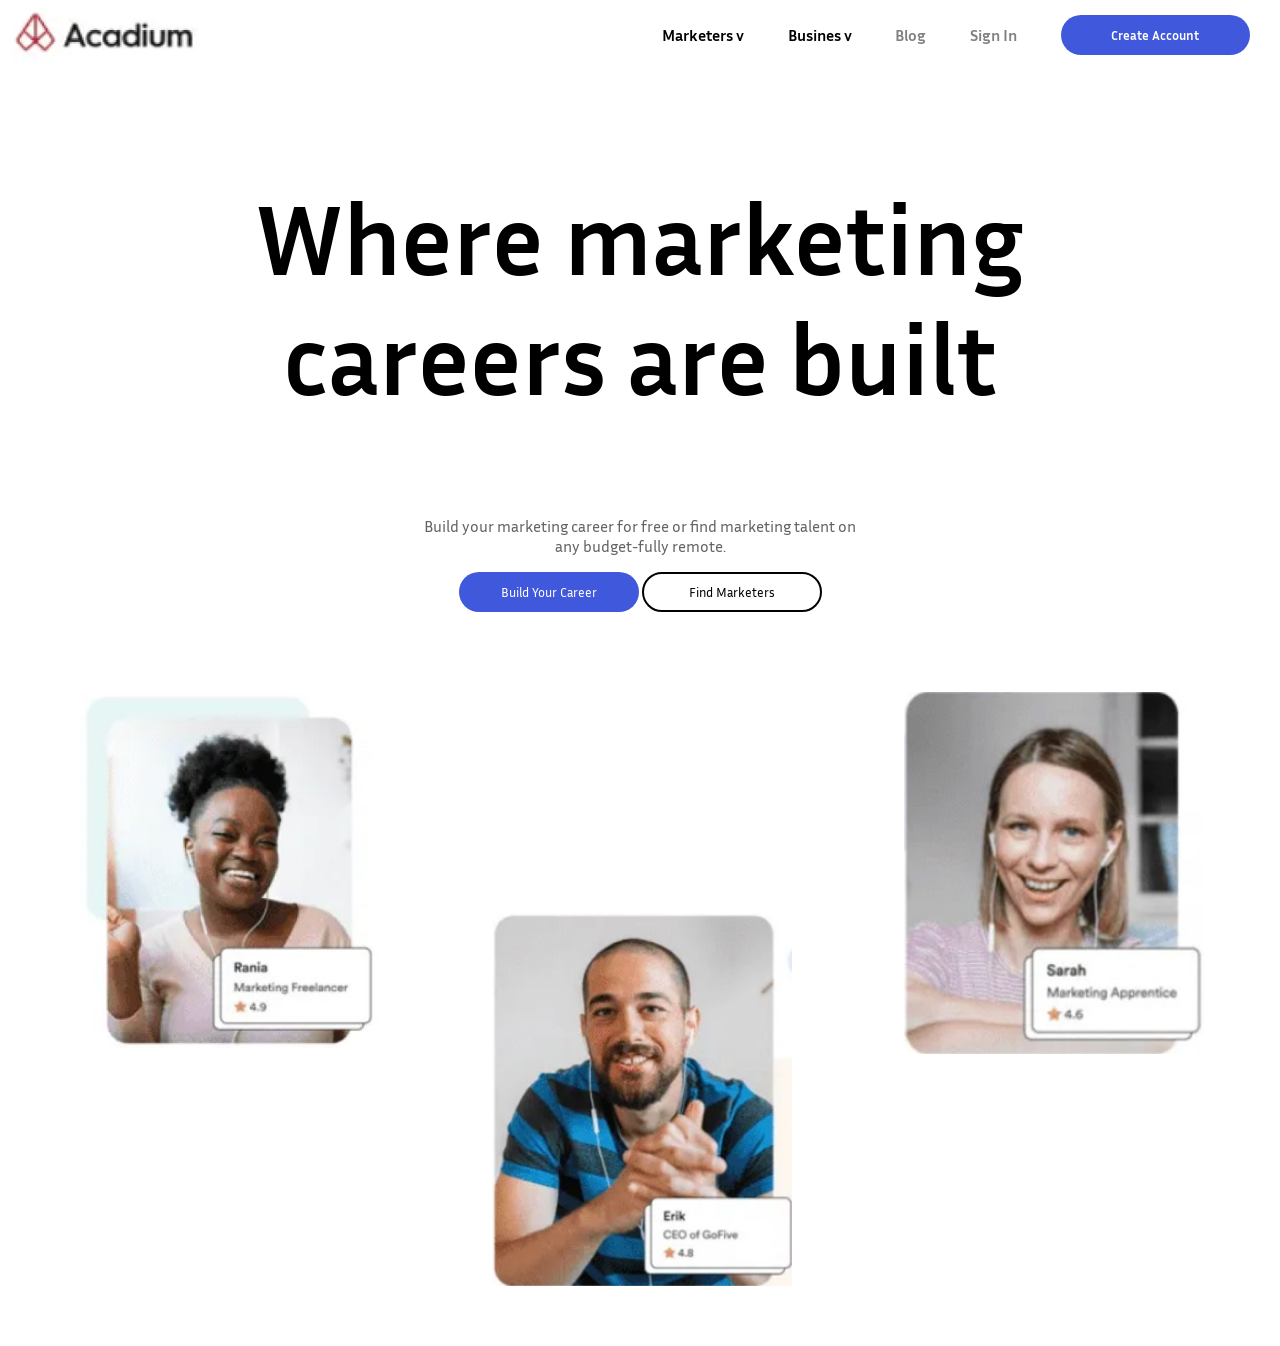
<file: Final/index.html>
<!DOCTYPE html>
<html lang="en">
<head>
    <meta charset="UTF-8">
    <meta name="viewport" content="width=device-width, initial-scale=1.0">
    <link rel="stylesheet" href="style.css">
    <link rel="preconnect" href="https://fonts.googleapis.com">
<link rel="preconnect" href="https://fonts.gstatic.com" crossorigin>
<link href="https://fonts.googleapis.com/css2?family=Inria+Sans:ital,wght@0,300;0,400;0,700;1,300;1,400;1,700&display=swap" rel="stylesheet">
<link rel="preconnect" href="https://fonts.googleapis.com">
<link rel="preconnect" href="https://fonts.gstatic.com" crossorigin>
<link href="https://fonts.googleapis.com/css2?family=Inria+Serif:ital,wght@0,300;0,400;0,700;1,300;1,400;1,700&display=swap" rel="stylesheet">   
<title>Document</title>
</head>
<body>    
    </nav>
    <nav>
        
        <img src="Img/Logo.jpg" alt="" class="Logo">
        <div class="navtext">
        <strong>Marketers v</strong> 
        <strong>Busines v</strong> 
        <a href=""><strong>Blog</strong></a>
        <a href=""><strong>Sign In</strong></a>
        <button><strong>Create Account</strong></button>
        </div>
    </nav>

    <section>
        <h1><strong>Where marketing<br> careers are built</strong></h1>
        <p>Build your marketing career for free or find marketing talent on<br> any budget-fully remote.</p>
       <div class="botones">
        <button class="botoncito1">Build Your Career</button>
        <button class="botoncito2">Find Marketers</button>
    </div>
    </section>

    <footer>
        
    <figure class="imagen1">
        <img src="Img/Imagen 1.jpg" alt="" >
    </figure>
    <figure class="imagen2">
        <img src="Img/Imagen 2.jpg" alt="" >
    </figure>
    <figure class="imagen3">
        <img src="Img/Imagen 3.jpg" alt="" >
    </figure>
        
        
        
    </footer>
    
</body>
</html>
</file>
<file: Final/style.css>
*{
    font-family: "Inria Sans", sans-serif;
}
nav{
    display: flex;
    justify-content: space-between;
    align-items: center;

}

.barra{
    color: black;
    
}

.navtext{
    color: black;
    
    height: 50%;
    width: 50%;
    display: flex;
    justify-content: space-around;
    align-items: center;    
}

a {
  text-decoration: none;
  color: black;
}

a:link{
    color: black;

}

a:visited{
    color: gray;
}

a:active{
    color: black;
}

img:hover{
    
    cursor: pointer;
    opacity: 50%;
}
img:active{
    opacity: 100%;
}

.navtext button{
    background-color: #4058DB;
    border-style: none;
    height: 40px;
    width: 30%;
    border-radius: 21px;
    color: white;
}

.navtext button:active{
    background-color: #4058DB;
}

button:hover{
    background-color: #636363;
    cursor: pointer;
}

button:active{
    background-color: #4058DB;
}

.Logo{
    width: 15%;
}

section{
    padding: 2em 2em 2em;
    display: flex;
    flex-direction: column;
    align-items: center;
    text-align: center;
    color: #636363;
}
h1{
    font-family: "Inria Serif", serif;
  font-size: 100px;
  color: black;
}

.botones{
    width: 100%;
    height: 100%;
}

.botoncito1{
    
     background-color: #4058DB;
    border-style: none;
    height: 40px;
    width: 15%;
    border-radius: 21px;
    color: white;
}
.botoncito2{
     background-color: #ffffff;
    border-style: none;
    border: 2px solid black;
    height: 40px;
    width: 15%;
    border-radius: 21px;
    color: rgb(0, 0, 0);
}

footer{
    padding: 2em 2em;
    display: grid;
    gap: 2em;
    grid-template-columns: 0.5fr 1fr 1fr;
    grid-template-rows: 1fr 1fr 1fr;
}
footer img{
    width: 300px;
}
.imagen1{
    grid-column: 1;
    grid-row: 1/3;
    
}
.imagen2{
    grid-column: 2;
    grid-row: 2/4;
}
.imagen3{
    grid-column: 3;
    grid-row: 1/3;
}
</file>
